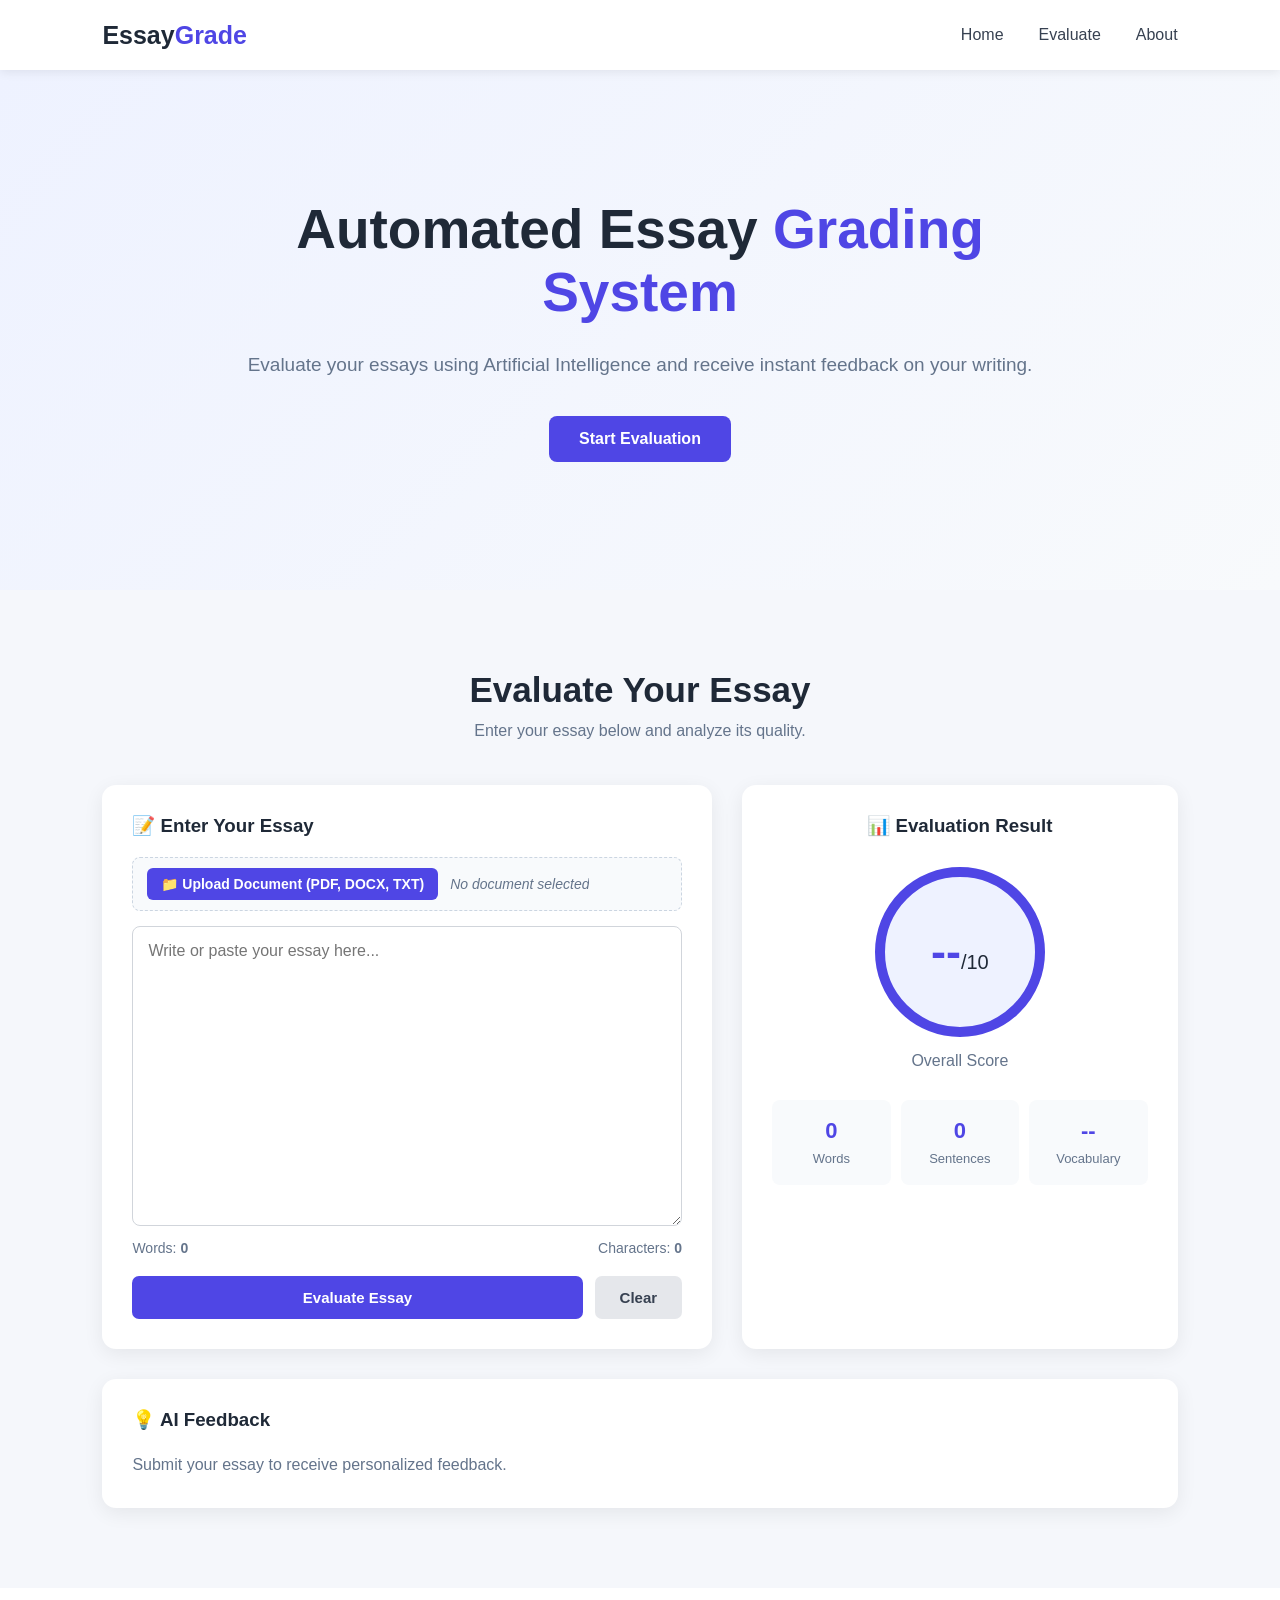
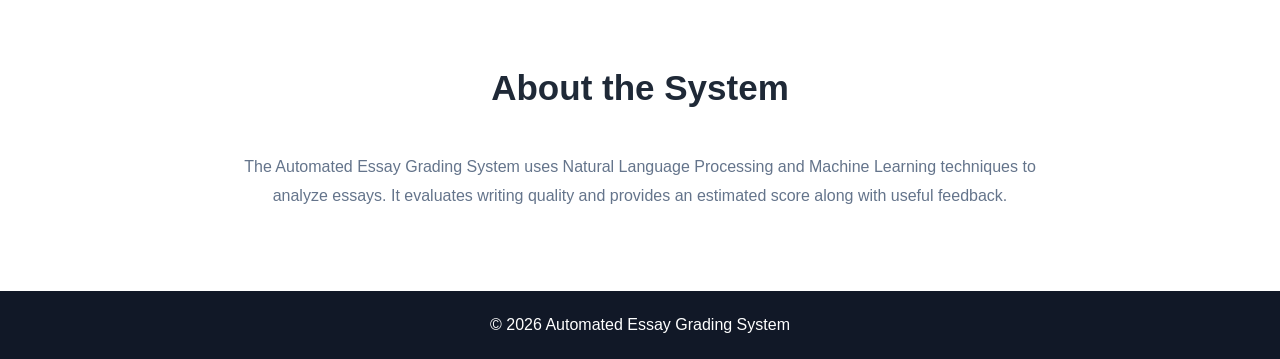
<file: index.html>
<!DOCTYPE html>
<html lang="en">

<head>
    <meta charset="UTF-8">

    <meta name="viewport"
          content="width=device-width, initial-scale=1.0">

    <title>Automated Essay Grading System</title>

    <link rel="stylesheet" href="style.css">
</head>

<body>

    <!-- Navigation Bar -->
    <nav class="navbar">

        <div class="logo">
            Essay<span>Grade</span>
        </div>

        <div class="nav-links">
            <a href="#home">Home</a>
            <a href="#evaluate">Evaluate</a>
            <a href="#about">About</a>
        </div>

    </nav>


    <!-- Home Section -->
    <section id="home" class="hero">

        <div class="hero-content">

            <h1>
                Automated Essay
                <span>Grading System</span>
            </h1>

            <p>
                Evaluate your essays using Artificial Intelligence
                and receive instant feedback on your writing.
            </p>

            <a href="#evaluate" class="start-btn">
                Start Evaluation
            </a>

        </div>

    </section>


    <!-- Essay Evaluation Section -->
    <section id="evaluate" class="evaluation">

        <div class="section-title">

            <h2>Evaluate Your Essay</h2>

            <p>
                Enter your essay below and analyze its quality.
            </p>

        </div>


        <div class="evaluation-container">

            <!-- Essay Input Card -->
            <div class="essay-card">

                <h3>📝 Enter Your Essay</h3>

                                <div class="file-upload-box">
                    <label for="fileInput" class="file-upload-btn">
                        📁 Upload Document (PDF, DOCX, TXT)
                    </label>
                    <input
                        type="file"
                        id="fileInput"
                        accept=".pdf,.docx,.txt,.md,.rtf"
                        onchange="handleFileUpload(event)"
                        style="display: none;">
                    <span id="fileNameDisplay" class="file-name-display">No document selected</span>
                </div>
                <textarea
                    id="essay"
                    placeholder="Write or paste your essay here..."
                    oninput="updateWordCount()"></textarea>


                <div class="essay-info">

                    <span>
                        Words:
                        <strong id="wordCount">0</strong>
                    </span>

                    <span>
                        Characters:
                        <strong id="charCount">0</strong>
                    </span>

                </div>


                <div class="buttons">

                    <button
                        class="evaluate-btn"
                        onclick="evaluateEssay()">

                        Evaluate Essay

                    </button>

                    <button
                        class="clear-btn"
                        onclick="clearEssay()">

                        Clear

                    </button>

                </div>

            </div>


            <!-- Result Card -->
            <div class="result-card">

                <h3>📊 Evaluation Result</h3>

                <div class="score-circle">

                    <span id="score">--</span>

                    <small>/10</small>

                </div>

                <p class="score-label">
                    Overall Score
                </p>


                <div class="stats">

                    <div class="stat-box">

                        <strong id="resultWords">
                            0
                        </strong>

                        <span>Words</span>

                    </div>


                    <div class="stat-box">

                        <strong id="sentences">
                            0
                        </strong>

                        <span>Sentences</span>

                    </div>


                    <div class="stat-box">

                        <strong id="vocabulary">
                            --
                        </strong>

                        <span>Vocabulary</span>

                    </div>

                </div>

            </div>

        </div>


        <!-- Feedback Section -->
        <div class="feedback-card">

            <h3>💡 AI Feedback</h3>

            <div id="feedback">

                <p>
                    Submit your essay to receive
                    personalized feedback.
                </p>

            </div>

        </div>

    </section>


    <!-- About Section -->
    <section id="about" class="about">

        <div class="section-title">

            <h2>About the System</h2>

        </div>

        <div class="about-content">

            <p>
                The Automated Essay Grading System uses
                Natural Language Processing and Machine
                Learning techniques to analyze essays.
                It evaluates writing quality and provides
                an estimated score along with useful
                feedback.
            </p>

        </div>

    </section>


    <!-- Footer -->
    <footer>

        <p>
            © 2026 Automated Essay Grading System
        </p>

    </footer>


    <script src="script.js"></script>

</body>

</html>
</file>
<file: style.css>
* {
    margin: 0;
    padding: 0;
    box-sizing: border-box;
}

html {
    scroll-behavior: smooth;
}

body {
    font-family: Arial, sans-serif;
    background: #f5f7fb;
    color: #1f2937;
}


/* =========================
   NAVIGATION BAR
========================= */

.navbar {
    height: 70px;
    background: white;

    display: flex;
    align-items: center;
    justify-content: space-between;

    padding: 0 8%;

    box-shadow: 0 2px 10px rgba(0, 0, 0, 0.08);

    position: sticky;
    top: 0;
    z-index: 100;
}

.logo {
    font-size: 25px;
    font-weight: bold;
}

.logo span {
    color: #4f46e5;
}

.nav-links {
    display: flex;
    gap: 35px;
}

.nav-links a {
    text-decoration: none;
    color: #374151;
    font-weight: 500;
}

.nav-links a:hover {
    color: #4f46e5;
}


/* =========================
   HOME / HERO
========================= */

.hero {
    min-height: 520px;

    display: flex;
    align-items: center;
    justify-content: center;

    text-align: center;

    padding: 40px 20px;

    background: linear-gradient(
        135deg,
        #eef2ff,
        #f8fafc
    );
}

.hero-content {
    max-width: 800px;
}

.hero h1 {
    font-size: 55px;
    line-height: 1.15;
    margin-bottom: 25px;
}

.hero h1 span {
    color: #4f46e5;
}

.hero p {
    font-size: 19px;
    color: #64748b;
    line-height: 1.7;
    margin-bottom: 35px;
}

.start-btn {
    display: inline-block;

    padding: 14px 30px;

    background: #4f46e5;
    color: white;

    text-decoration: none;

    border-radius: 8px;

    font-weight: bold;

    transition: 0.3s;
}

.start-btn:hover {
    transform: translateY(-2px);
}


/* =========================
   EVALUATION SECTION
========================= */

.evaluation {
    padding: 80px 8%;
}

.section-title {
    text-align: center;
    margin-bottom: 45px;
}

.section-title h2 {
    font-size: 35px;
    margin-bottom: 12px;
}

.section-title p {
    color: #64748b;
}


/* =========================
   EVALUATION CONTAINER
========================= */

.evaluation-container {
    display: grid;

    grid-template-columns: 1.4fr 1fr;

    gap: 30px;

    max-width: 1200px;

    margin: auto;
}


/* =========================
   CARDS
========================= */

.essay-card,
.result-card,
.feedback-card {
    background: white;

    padding: 30px;

    border-radius: 14px;

    box-shadow:
        0 5px 20px rgba(0, 0, 0, 0.07);
}

.essay-card h3,
.result-card h3,
.feedback-card h3 {
    margin-bottom: 20px;
}


/* =========================
   TEXT AREA
========================= */

textarea {
    width: 100%;

    height: 300px;

    resize: vertical;

    border: 1px solid #d1d5db;

    border-radius: 8px;

    padding: 15px;

    font-size: 16px;

    font-family: Arial, sans-serif;

    outline: none;
}

textarea:focus {
    border-color: #4f46e5;

    box-shadow:
        0 0 0 3px
        rgba(79, 70, 229, 0.1);
}


/* =========================
   WORD / CHARACTER COUNT
========================= */

.essay-info {
    display: flex;

    justify-content: space-between;

    margin-top: 10px;

    color: #64748b;

    font-size: 14px;
}


/* =========================
   BUTTONS
========================= */

.buttons {
    display: flex;

    gap: 12px;

    margin-top: 20px;
}

button {
    border: none;

    padding: 13px 25px;

    border-radius: 7px;

    font-size: 15px;

    font-weight: bold;

    cursor: pointer;
}

.evaluate-btn {
    background: #4f46e5;

    color: white;

    flex: 1;
}

.evaluate-btn:hover {
    background: #4338ca;
}

.clear-btn {
    background: #e5e7eb;

    color: #374151;
}

.clear-btn:hover {
    background: #d1d5db;
}


/* =========================
   SCORE
========================= */

.result-card {
    text-align: center;
}

.score-circle {
    width: 170px;
    height: 170px;

    margin: 30px auto 15px;

    border-radius: 50%;

    background: #eef2ff;

    border: 10px solid #4f46e5;

    display: flex;

    align-items: center;

    justify-content: center;
}

.score-circle span {
    font-size: 45px;

    font-weight: bold;

    color: #4f46e5;
}

.score-circle small {
    font-size: 20px;

    margin-top: 20px;
}

.score-label {
    color: #64748b;
}


/* =========================
   STATISTICS
========================= */

.stats {
    display: grid;

    grid-template-columns: repeat(3, 1fr);

    gap: 10px;

    margin-top: 30px;
}

.stat-box {
    background: #f8fafc;

    padding: 18px 8px;

    border-radius: 8px;
}

.stat-box strong {
    display: block;

    font-size: 22px;

    color: #4f46e5;

    margin-bottom: 5px;
}

.stat-box span {
    font-size: 13px;

    color: #64748b;
}


/* =========================
   FEEDBACK
========================= */

.feedback-card {
    max-width: 1200px;

    margin: 30px auto 0;
}

.feedback-card p {
    color: #64748b;

    line-height: 1.7;
}

.feedback-item {
    background: #f8fafc;

    padding: 15px;

    margin-top: 10px;

    border-radius: 8px;
}


/* =========================
   ABOUT
========================= */

.about {
    padding: 80px 8%;

    background: white;
}

.about-content {
    max-width: 850px;

    margin: auto;

    text-align: center;

    line-height: 1.8;

    color: #64748b;
}


/* =========================
   FOOTER
========================= */

footer {
    background: #111827;

    color: white;

    text-align: center;

    padding: 25px;
}


/* =========================
   MOBILE RESPONSIVE
========================= */

@media (max-width: 800px) {

    .nav-links {
        display: none;
    }

    .hero h1 {
        font-size: 40px;
    }

    .evaluation-container {
        grid-template-columns: 1fr;
    }

    .stats {
        grid-template-columns: repeat(3, 1fr);
    }
}
/* =========================
   FILE UPLOAD STYLES
========================= */
.file-upload-box {
    display: flex;
    align-items: center;
    gap: 12px;
    margin-bottom: 15px;
    padding: 10px 14px;
    background: #f8fafc;
    border: 1px dashed #cbd5e1;
    border-radius: 8px;
}

.file-upload-btn {
    display: inline-block;
    padding: 8px 14px;
    background: #4f46e5;
    color: white;
    font-size: 14px;
    font-weight: 600;
    border-radius: 6px;
    cursor: pointer;
    transition: 0.2s;
}

.file-upload-btn:hover {
    background: #4338ca;
}

.file-name-display {
    font-size: 14px;
    color: #64748b;
    font-style: italic;
    overflow: hidden;
    text-overflow: ellipsis;
    white-space: nowrap;
}
</file>
